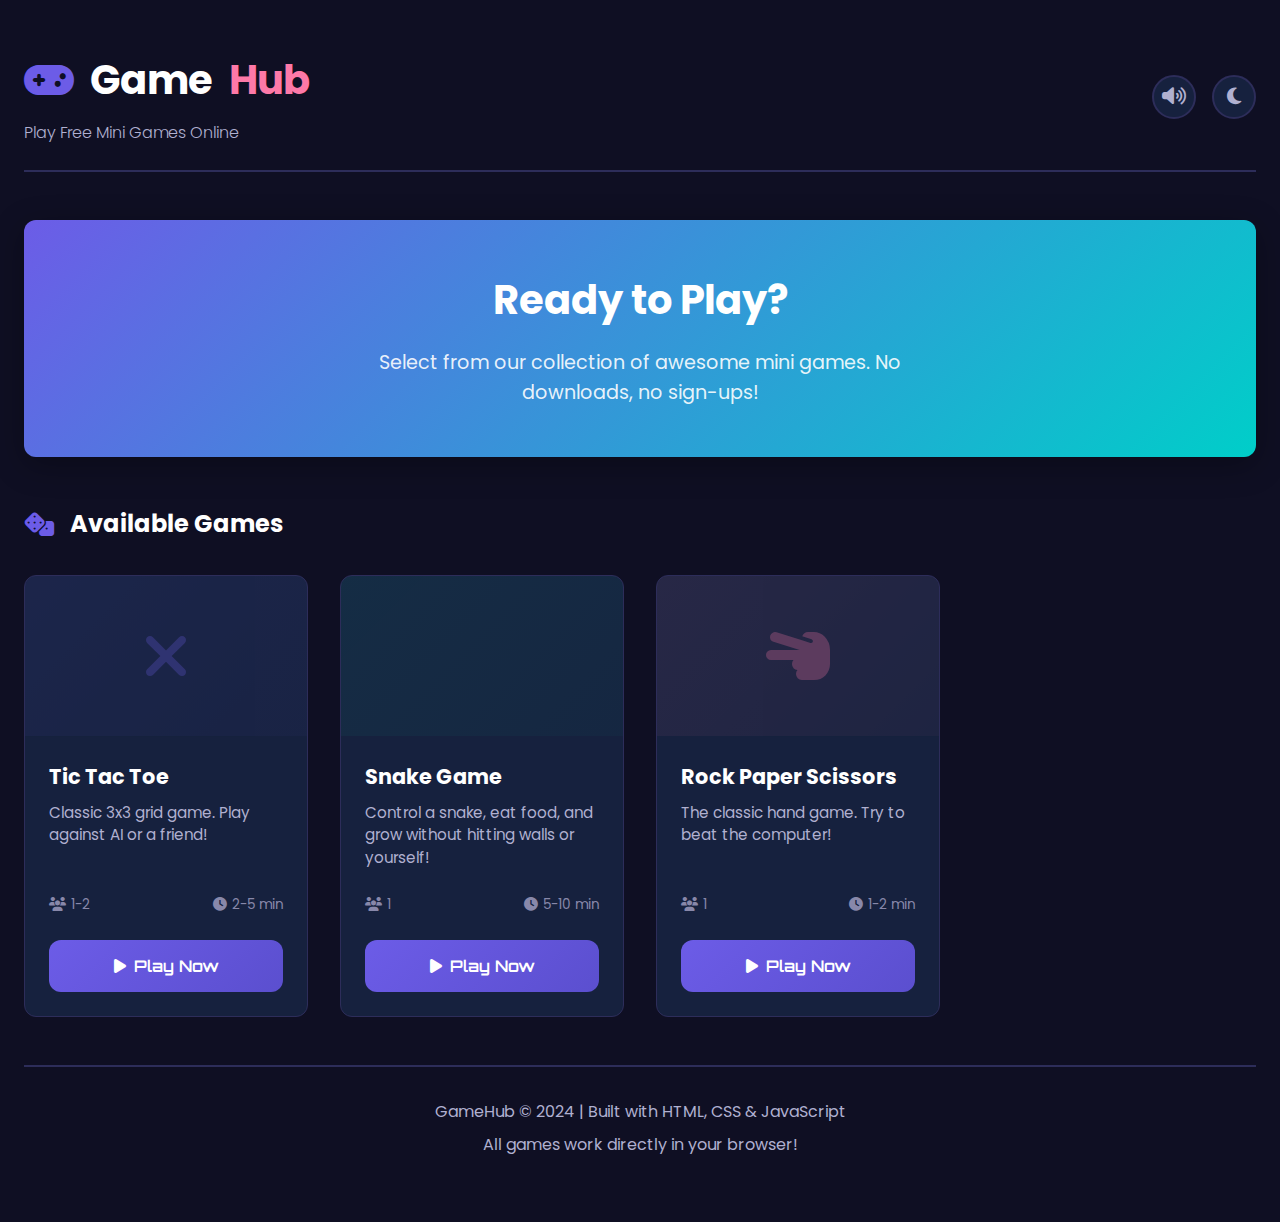
<file: index.html>
<!DOCTYPE html>
<html lang="en">
<head>
    <meta charset="UTF-8">
    <meta name="viewport" content="width=device-width, initial-scale=1.0">
    <title>GameHub - Play Free Games</title>
    <link rel="stylesheet" href="assets/css/main.css">
    <link rel="stylesheet" href="assets/css/hub.css">
    <link rel="stylesheet" href="https://cdnjs.cloudflare.com/ajax/libs/font-awesome/6.4.0/css/all.min.css">
    <link href="https://fonts.googleapis.com/css2?family=Poppins:wght@300;400;600;700&family=Orbitron:wght@400;700&display=swap" rel="stylesheet">
</head>
<body>
    <div class="container">
        <header class="main-header">
            <div class="header-content">
                <h1 class="logo">
                    <i class="fas fa-gamepad"></i>
                    Game<span class="logo-accent">Hub</span>
                </h1>
                <p class="tagline">Play Free Mini Games Online</p>
            </div>
            
            <div class="header-controls">
                <button id="soundToggle" class="control-btn" title="Toggle Sound">
                    <i class="fas fa-volume-up"></i>
                </button>
                <button id="themeToggle" class="control-btn" title="Toggle Theme">
                    <i class="fas fa-moon"></i>
                </button>
            </div>
        </header>

        <main class="hub-main" id="hubMain">
            <section class="hero">
                <div class="hero-content">
                    <h2>Ready to Play?</h2>
                    <p>Select from our collection of awesome mini games. No downloads, no sign-ups!</p>
                </div>
            </section>

            <section class="games-section">
                <h2 class="section-title">
                    <i class="fas fa-dice"></i>
                    Available Games
                </h2>
                
                <div class="games-grid" id="gamesGrid">
                    <!-- Games loaded dynamically -->
                </div>
            </section>
        </main>

        <footer class="main-footer">
            <p>GameHub &copy; 2024 | Built with HTML, CSS & JavaScript</p>
            <p>All games work directly in your browser!</p>
        </footer>
    </div>

    <!-- Game Container -->
    <div id="gameContainer" class="game-container hidden"></div>

    <script src="assets/js/utils.js"></script>
    <script src="assets/js/main.js"></script>
    <script src="assets/js/game-loader.js"></script>
</body>
</html>
</file>
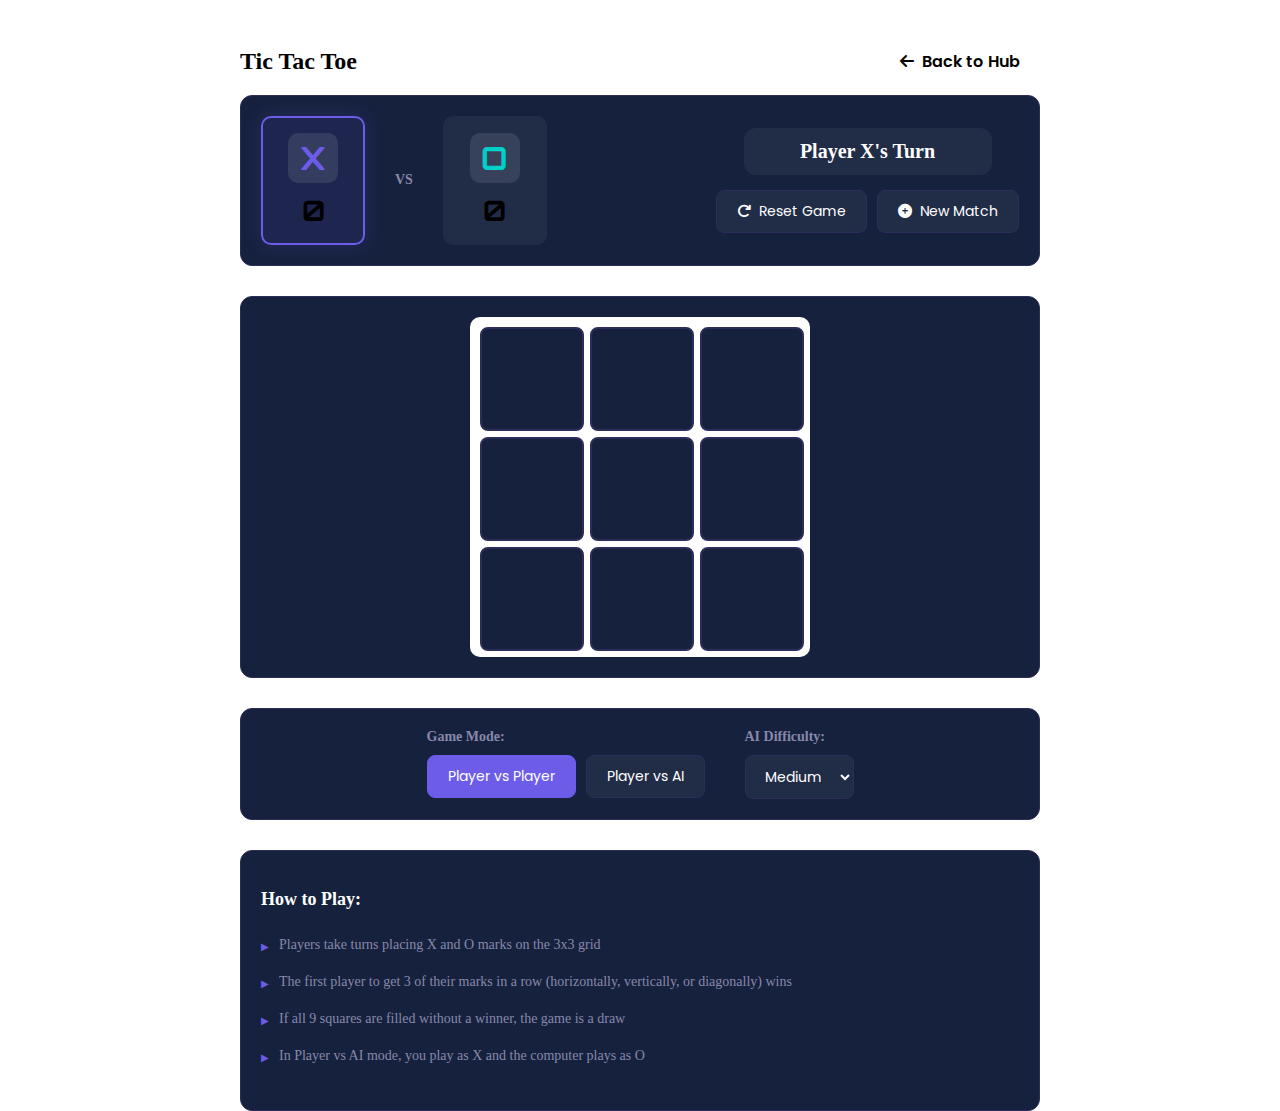
<file: game/tic-tac-toc/index.html>
<!DOCTYPE html>
<html lang="en">
<head>
    <meta charset="UTF-8">
    <meta name="viewport" content="width=device-width, initial-scale=1.0">
    <title>Tic Tac Toe - GameHub</title>
    <link rel="stylesheet" href="../../assets/css/game-layout.css">
    <link rel="stylesheet" href="style.css">
    <link rel="stylesheet" href="https://cdnjs.cloudflare.com/ajax/libs/font-awesome/6.4.0/css/all.min.css">
    <link href="https://fonts.googleapis.com/css2?family=Poppins:wght@300;400;600;700&family=Orbitron:wght@400;700&display=swap" rel="stylesheet">
</head>
<body>
    <div class="game-wrapper">
        <div class="game-header">
            <h2>Tic Tac Toe</h2>
            <button class="back-btn" onclick="window.parent.postMessage('backToHub', '*')">
                <i class="fas fa-arrow-left"></i> Back to Hub
            </button>
        </div>
        
        <div class="game-content">
            <div class="game-info">
                <div class="score-board">
                    <div class="player" id="playerX">
                        <span class="player-icon">X</span>
                        <span class="player-score" id="scoreX">0</span>
                    </div>
                    <div class="vs">VS</div>
                    <div class="player" id="playerO">
                        <span class="player-icon">O</span>
                        <span class="player-score" id="scoreO">0</span>
                    </div>
                </div>
                
                <div class="game-controls">
                    <div class="status" id="gameStatus">Player X's Turn</div>
                    <div class="control-buttons">
                        <button id="resetBtn" class="control-btn">
                            <i class="fas fa-redo"></i> Reset Game
                        </button>
                        <button id="newGameBtn" class="control-btn">
                            <i class="fas fa-plus-circle"></i> New Match
                        </button>
                    </div>
                </div>
            </div>
            
            <div class="game-board">
                <div class="board" id="ticTacToeBoard">
                    <div class="cell" data-index="0"></div>
                    <div class="cell" data-index="1"></div>
                    <div class="cell" data-index="2"></div>
                    <div class="cell" data-index="3"></div>
                    <div class="cell" data-index="4"></div>
                    <div class="cell" data-index="5"></div>
                    <div class="cell" data-index="6"></div>
                    <div class="cell" data-index="7"></div>
                    <div class="cell" data-index="8"></div>
                </div>
            </div>
            
            <div class="game-options">
                <div class="option-group">
                    <label>Game Mode:</label>
                    <div class="mode-selector">
                        <button class="mode-btn active" data-mode="pvp">Player vs Player</button>
                        <button class="mode-btn" data-mode="pvc">Player vs AI</button>
                    </div>
                </div>
                <div class="option-group">
                    <label>AI Difficulty:</label>
                    <select id="aiDifficulty" class="difficulty-select">
                        <option value="easy">Easy</option>
                        <option value="medium" selected>Medium</option>
                        <option value="hard">Hard</option>
                    </select>
                </div>
            </div>
            
            <div class="instructions">
                <h3>How to Play:</h3>
                <ul class="instructions-list">
                    <li>Players take turns placing X and O marks on the 3x3 grid</li>
                    <li>The first player to get 3 of their marks in a row (horizontally, vertically, or diagonally) wins</li>
                    <li>If all 9 squares are filled without a winner, the game is a draw</li>
                    <li>In Player vs AI mode, you play as X and the computer plays as O</li>
                </ul>
            </div>
        </div>
    </div>
    
    <script src="script.js"></script>
</body>
</html>
</file>
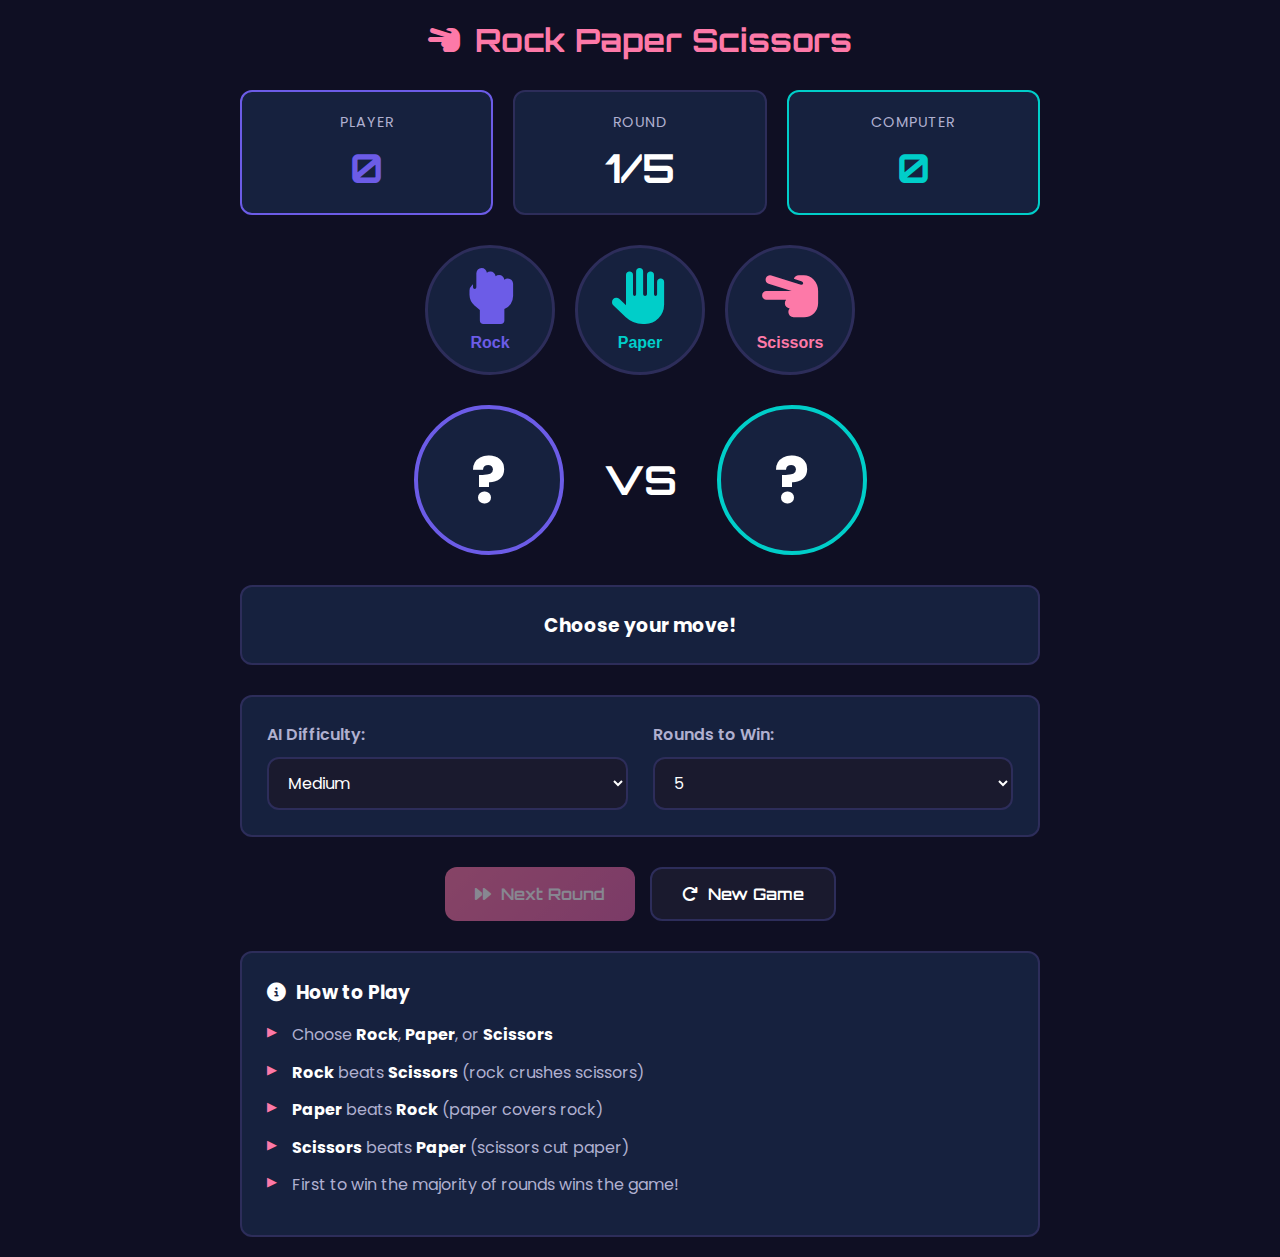
<file: games/rock-paper-scissors/index.html>
<!DOCTYPE html>
<html lang="en">
<head>
    <meta charset="UTF-8">
    <meta name="viewport" content="width=device-width, initial-scale=1.0">
    <title>Rock Paper Scissors - GameHub</title>
    <link rel="stylesheet" href="style.css">
    <link rel="stylesheet" href="https://cdnjs.cloudflare.com/ajax/libs/font-awesome/6.4.0/css/all.min.css">
    <link href="https://fonts.googleapis.com/css2?family=Poppins:wght@300;400;600;700&family=Orbitron:wght@400;700&display=swap" rel="stylesheet">
</head>
<body>
    <div class="game-container">
        <div class="game-header">
            <h1><i class="fas fa-hand-scissors"></i> Rock Paper Scissors</h1>
        </div>
        
        <div class="game-stats">
            <div class="stat player">
                <div class="stat-label">Player</div>
                <div class="stat-value" id="playerScore">0</div>
            </div>
            <div class="stat">
                <div class="stat-label">Round</div>
                <div class="stat-value" id="round">1/5</div>
            </div>
            <div class="stat computer">
                <div class="stat-label">Computer</div>
                <div class="stat-value" id="computerScore">0</div>
            </div>
        </div>
        
        <div class="choices-container">
            <div class="choices">
                <button class="choice-btn" data-choice="rock">
                    <i class="fas fa-hand-rock"></i>
                    <span>Rock</span>
                </button>
                <button class="choice-btn" data-choice="paper">
                    <i class="fas fa-hand-paper"></i>
                    <span>Paper</span>
                </button>
                <button class="choice-btn" data-choice="scissors">
                    <i class="fas fa-hand-scissors"></i>
                    <span>Scissors</span>
                </button>
            </div>
        </div>
        
        <div class="battle-area">
            <div class="choice-display player-choice" id="playerChoice">
                <div class="placeholder">?</div>
            </div>
            <div class="vs">VS</div>
            <div class="choice-display computer-choice" id="computerChoice">
                <div class="placeholder">?</div>
            </div>
        </div>
        
        <div class="result-container" id="result">
            <h3>Choose your move!</h3>
        </div>
        
        <div class="game-controls">
            <div class="control-group">
                <label for="difficulty">AI Difficulty:</label>
                <select id="difficulty">
                    <option value="easy">Easy</option>
                    <option value="medium" selected>Medium</option>
                    <option value="hard">Hard</option>
                </select>
            </div>
            
            <div class="control-group">
                <label for="rounds">Rounds to Win:</label>
                <select id="rounds">
                    <option value="3">3</option>
                    <option value="5" selected>5</option>
                    <option value="7">7</option>
                </select>
            </div>
        </div>
        
        <div class="game-buttons">
            <button class="btn btn-primary" id="nextRoundBtn" disabled>
                <i class="fas fa-forward"></i> Next Round
            </button>
            <button class="btn btn-secondary" id="resetGameBtn">
                <i class="fas fa-redo"></i> New Game
            </button>
        </div>
        
        <div class="instructions">
            <h3><i class="fas fa-info-circle"></i> How to Play</h3>
            <ul>
                <li>Choose <strong>Rock</strong>, <strong>Paper</strong>, or <strong>Scissors</strong></li>
                <li><strong>Rock</strong> beats <strong>Scissors</strong> (rock crushes scissors)</li>
                <li><strong>Paper</strong> beats <strong>Rock</strong> (paper covers rock)</li>
                <li><strong>Scissors</strong> beats <strong>Paper</strong> (scissors cut paper)</li>
                <li>First to win the majority of rounds wins the game!</li>
            </ul>
        </div>
    </div>

    <script src="script.js"></script>
</body>
</html>
</file>
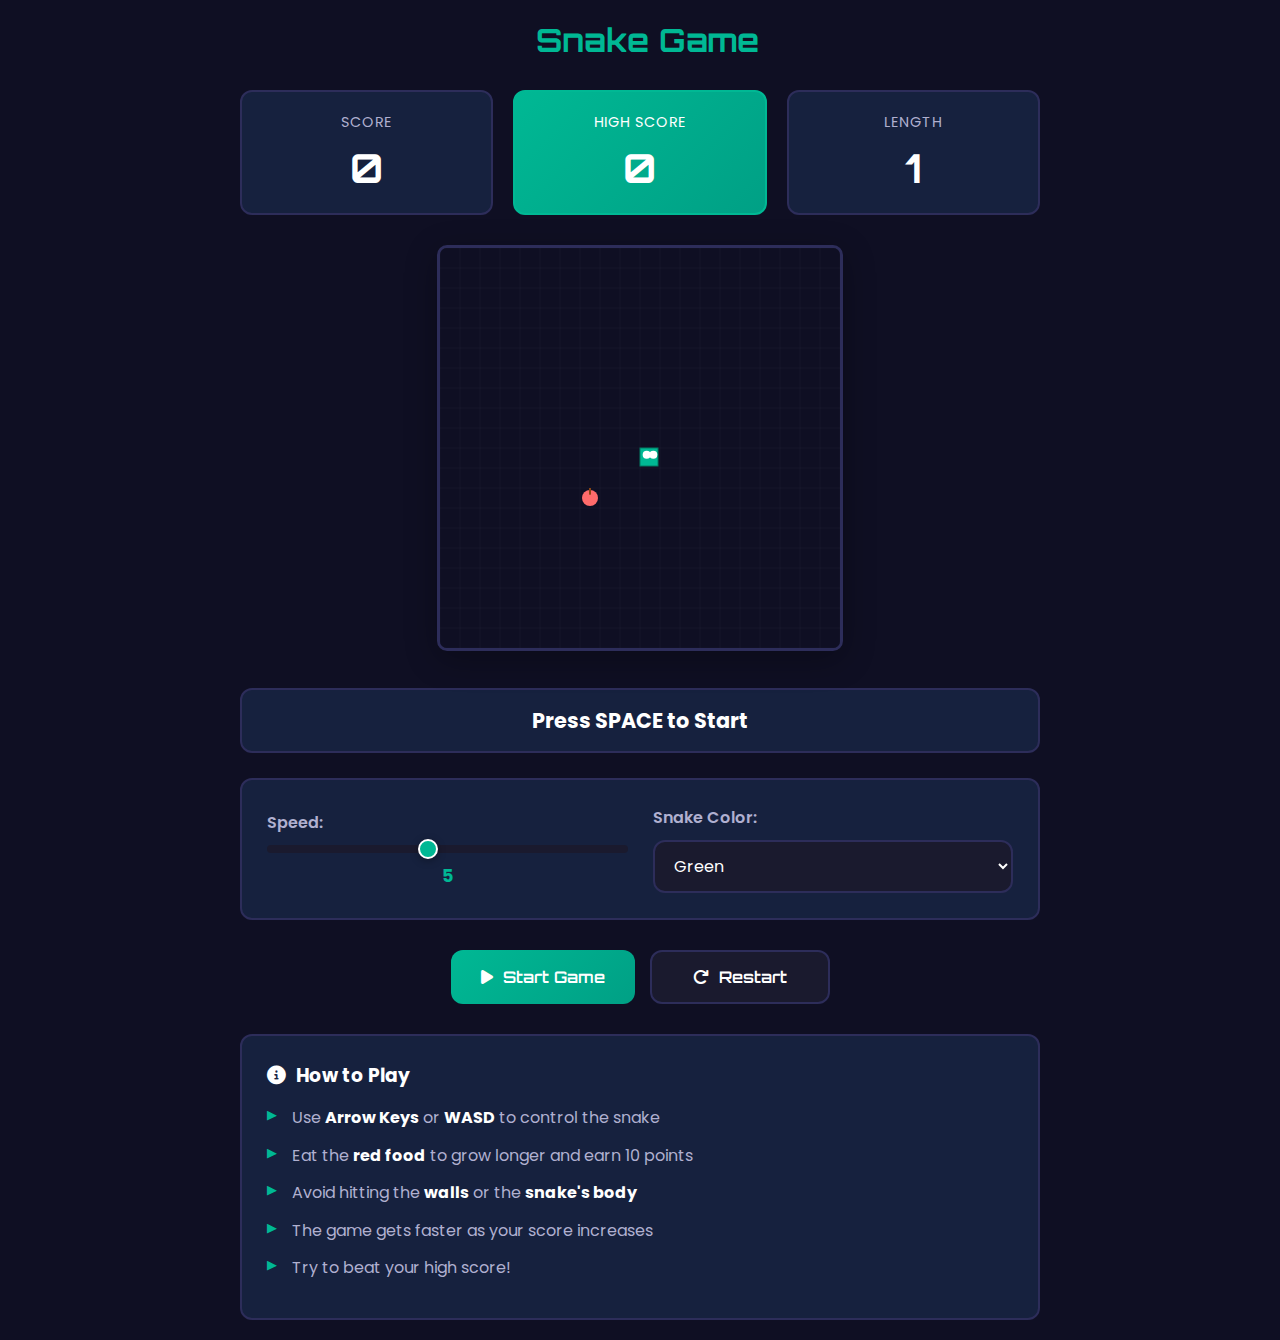
<file: games/snake/index.html>
<!DOCTYPE html>
<html lang="en">
<head>
    <meta charset="UTF-8">
    <meta name="viewport" content="width=device-width, initial-scale=1.0">
    <title>Snake Game - GameHub</title>
    <link rel="stylesheet" href="style.css">
    <link rel="stylesheet" href="https://cdnjs.cloudflare.com/ajax/libs/font-awesome/6.4.0/css/all.min.css">
    <link href="https://fonts.googleapis.com/css2?family=Poppins:wght@300;400;600;700&family=Orbitron:wght@400;700&display=swap" rel="stylesheet">
</head>
<body>
    <div class="game-container">
        <div class="game-header">
            <h1><i class="fas fa-snake"></i> Snake Game</h1>
        </div>
        
        <div class="game-stats">
            <div class="stat">
                <div class="stat-label">Score</div>
                <div class="stat-value" id="score">0</div>
            </div>
            <div class="stat highlight">
                <div class="stat-label">High Score</div>
                <div class="stat-value" id="highScore">0</div>
            </div>
            <div class="stat">
                <div class="stat-label">Length</div>
                <div class="stat-value" id="length">1</div>
            </div>
        </div>
        
        <div class="game-area">
            <canvas id="gameCanvas" width="400" height="400"></canvas>
        </div>
        
        <div class="game-status" id="gameStatus">Press SPACE to Start</div>
        
        <div class="game-controls">
            <div class="speed-control">
                <label for="speedRange">Speed:</label>
                <input type="range" id="speedRange" min="1" max="10" value="5">
                <span id="speedValue">5</span>
            </div>
            
            <div class="color-control">
                <label for="snakeColor">Snake Color:</label>
                <select id="snakeColor">
                    <option value="#00b894">Green</option>
                    <option value="#6c5ce7">Purple</option>
                    <option value="#fd79a8">Pink</option>
                    <option value="#fdcb6e">Yellow</option>
                </select>
            </div>
        </div>
        
        <div class="game-buttons">
            <button class="btn btn-primary" id="startBtn">
                <i class="fas fa-play"></i> Start Game
            </button>
            <button class="btn btn-secondary" id="restartBtn">
                <i class="fas fa-redo"></i> Restart
            </button>
        </div>
        
        <div class="mobile-controls">
            <button class="mobile-btn" id="upBtn"><i class="fas fa-arrow-up"></i></button>
            <div class="horizontal-controls">
                <button class="mobile-btn" id="leftBtn"><i class="fas fa-arrow-left"></i></button>
                <button class="mobile-btn" id="downBtn"><i class="fas fa-arrow-down"></i></button>
                <button class="mobile-btn" id="rightBtn"><i class="fas fa-arrow-right"></i></button>
            </div>
        </div>
        
        <div class="instructions">
            <h3><i class="fas fa-info-circle"></i> How to Play</h3>
            <ul>
                <li>Use <strong>Arrow Keys</strong> or <strong>WASD</strong> to control the snake</li>
                <li>Eat the <strong>red food</strong> to grow longer and earn 10 points</li>
                <li>Avoid hitting the <strong>walls</strong> or the <strong>snake's body</strong></li>
                <li>The game gets faster as your score increases</li>
                <li>Try to beat your high score!</li>
            </ul>
        </div>
    </div>

    <script src="script.js"></script>
</body>
</html>
</file>
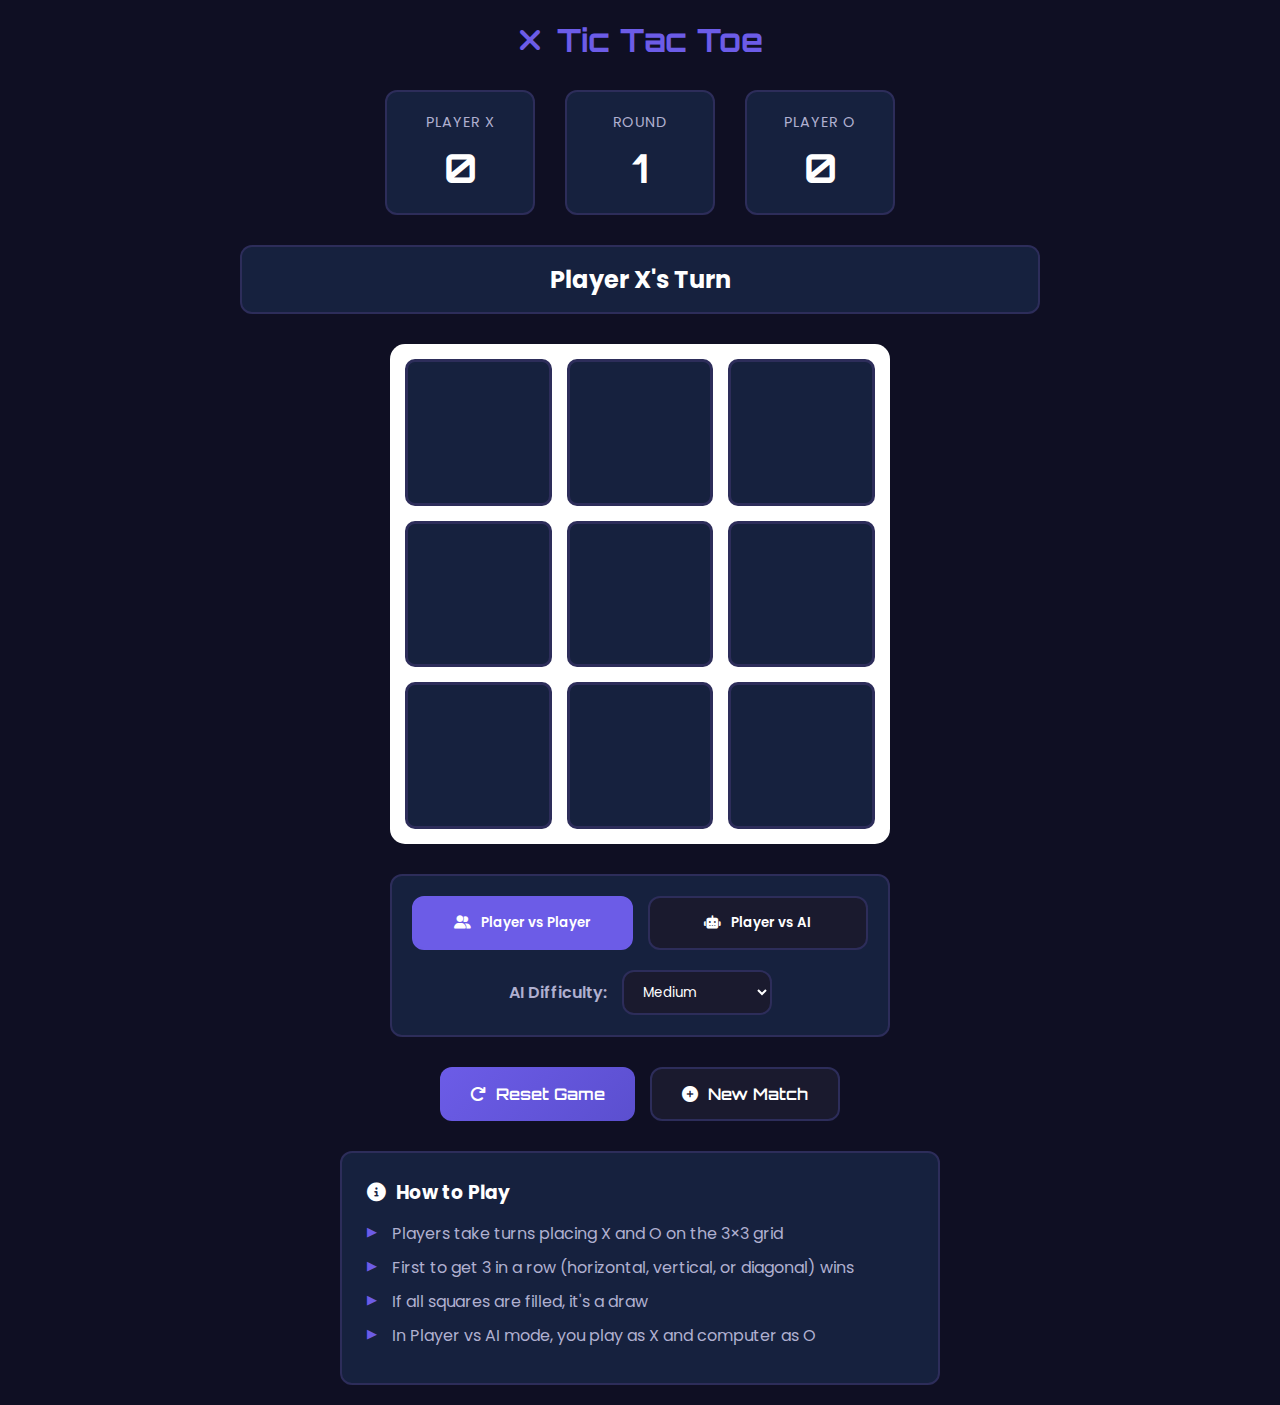
<file: games/tic-tac-toe/index.html>
<!DOCTYPE html>
<html lang="en">
<head>
    <meta charset="UTF-8">
    <meta name="viewport" content="width=device-width, initial-scale=1.0">
    <title>Tic Tac Toe - GameHub</title>
    <link rel="stylesheet" href="style.css">
    <link rel="stylesheet" href="https://cdnjs.cloudflare.com/ajax/libs/font-awesome/6.4.0/css/all.min.css">
    <link href="https://fonts.googleapis.com/css2?family=Poppins:wght@300;400;600;700&family=Orbitron:wght@400;700&display=swap" rel="stylesheet">
</head>
<body>
    <div class="game-container">
        <div class="game-header">
            <h1><i class="fas fa-times"></i> Tic Tac Toe</h1>
        </div>
        
        <div class="game-stats">
            <div class="stat">
                <div class="stat-label">Player X</div>
                <div class="stat-value" id="scoreX">0</div>
            </div>
            <div class="stat">
                <div class="stat-label">Round</div>
                <div class="stat-value" id="round">1</div>
            </div>
            <div class="stat">
                <div class="stat-label">Player O</div>
                <div class="stat-value" id="scoreO">0</div>
            </div>
        </div>
        
        <div class="game-status" id="gameStatus">Player X's Turn</div>
        
        <div class="game-board" id="gameBoard">
            <div class="cell" data-cell="0"></div>
            <div class="cell" data-cell="1"></div>
            <div class="cell" data-cell="2"></div>
            <div class="cell" data-cell="3"></div>
            <div class="cell" data-cell="4"></div>
            <div class="cell" data-cell="5"></div>
            <div class="cell" data-cell="6"></div>
            <div class="cell" data-cell="7"></div>
            <div class="cell" data-cell="8"></div>
        </div>
        
        <div class="game-controls">
            <div class="mode-selector">
                <button class="mode-btn active" data-mode="pvp">
                    <i class="fas fa-user-friends"></i> Player vs Player
                </button>
                <button class="mode-btn" data-mode="pvc">
                    <i class="fas fa-robot"></i> Player vs AI
                </button>
            </div>
            
            <div class="ai-controls">
                <label for="aiDifficulty">AI Difficulty:</label>
                <select id="aiDifficulty">
                    <option value="easy">Easy</option>
                    <option value="medium" selected>Medium</option>
                    <option value="hard">Hard</option>
                </select>
            </div>
        </div>
        
        <div class="game-buttons">
            <button class="btn btn-primary" id="resetBtn">
                <i class="fas fa-redo"></i> Reset Game
            </button>
            <button class="btn btn-secondary" id="newGameBtn">
                <i class="fas fa-plus-circle"></i> New Match
            </button>
        </div>
        
        <div class="instructions">
            <h3><i class="fas fa-info-circle"></i> How to Play</h3>
            <ul>
                <li>Players take turns placing X and O on the 3×3 grid</li>
                <li>First to get 3 in a row (horizontal, vertical, or diagonal) wins</li>
                <li>If all squares are filled, it's a draw</li>
                <li>In Player vs AI mode, you play as X and computer as O</li>
            </ul>
        </div>
    </div>

    <script src="script.js"></script>
</body>
</html>
</file>
<file: assets/css/hub.css>
/* Header */
.main-header {
    display: flex;
    justify-content: space-between;
    align-items: center;
    padding: var(--spacing-md) 0;
    border-bottom: 2px solid var(--border-color);
    margin-bottom: var(--spacing-xl);
    flex-wrap: wrap;
    gap: var(--spacing-md);
}

.header-content {
    flex: 1;
    min-width: 250px;
}

.logo {
    display: flex;
    align-items: center;
    gap: var(--spacing-sm);
    color: var(--text-primary);
    font-size: 2.5rem;
    margin-bottom: var(--spacing-xs);
}

.logo i {
    color: var(--primary-color);
}

.logo-accent {
    color: var(--accent-color);
}

.tagline {
    color: var(--text-secondary);
    font-size: 1rem;
    font-weight: 300;
}

.header-controls {
    display: flex;
    gap: var(--spacing-sm);
}

.control-btn {
    background: var(--bg-card);
    border: 2px solid var(--border-color);
    color: var(--text-secondary);
    width: 44px;
    height: 44px;
    border-radius: 50%;
    cursor: pointer;
    font-size: 1.2rem;
    transition: all var(--transition-fast);
    display: flex;
    align-items: center;
    justify-content: center;
}

.control-btn:hover {
    background: var(--primary-color);
    color: white;
    border-color: var(--primary-color);
    transform: translateY(-2px);
    box-shadow: var(--glow);
}

/* Hero Section */
.hero {
    background: linear-gradient(135deg, var(--primary-color), var(--secondary-color));
    border-radius: var(--border-radius);
    padding: var(--spacing-xl);
    margin-bottom: var(--spacing-xl);
    text-align: center;
    box-shadow: var(--shadow);
}

.hero h2 {
    font-size: 2.5rem;
    margin-bottom: var(--spacing-sm);
    color: white;
}

.hero p {
    font-size: 1.2rem;
    color: rgba(255, 255, 255, 0.9);
    max-width: 600px;
    margin: 0 auto;
}

/* Games Section */
.games-section {
    margin-bottom: var(--spacing-xl);
}

.section-title {
    display: flex;
    align-items: center;
    gap: var(--spacing-sm);
    margin-bottom: var(--spacing-lg);
    color: var(--text-primary);
}

.section-title i {
    color: var(--primary-color);
}

/* Games Grid */
.games-grid {
    display: grid;
    grid-template-columns: repeat(auto-fill, minmax(280px, 1fr));
    gap: var(--spacing-lg);
    margin-bottom: var(--spacing-xl);
}

.game-card {
    background: var(--bg-card);
    border-radius: var(--border-radius);
    overflow: hidden;
    transition: all var(--transition-normal);
    border: 1px solid var(--border-color);
    cursor: pointer;
    height: 100%;
    display: flex;
    flex-direction: column;
}

.game-card:hover {
    transform: translateY(-8px);
    box-shadow: var(--shadow), var(--glow);
    border-color: var(--primary-color);
}

.game-thumbnail {
    width: 100%;
    height: 160px;
    background: linear-gradient(135deg, var(--bg-secondary), var(--border-color));
    display: flex;
    align-items: center;
    justify-content: center;
    font-size: 4rem;
    color: var(--text-muted);
    opacity: 0.3;
    transition: all var(--transition-normal);
}

.game-card:hover .game-thumbnail {
    opacity: 0.5;
}

.game-content {
    padding: var(--spacing-md);
    flex: 1;
    display: flex;
    flex-direction: column;
}

.game-title {
    font-size: 1.3rem;
    color: var(--text-primary);
    margin-bottom: var(--spacing-xs);
}

.game-description {
    color: var(--text-secondary);
    font-size: 0.95rem;
    margin-bottom: var(--spacing-md);
    line-height: 1.5;
    flex: 1;
}

.game-meta {
    display: flex;
    justify-content: space-between;
    align-items: center;
    margin-bottom: var(--spacing-md);
    font-size: 0.85rem;
    color: var(--text-muted);
}

.game-meta span {
    display: flex;
    align-items: center;
    gap: 0.3rem;
}

.play-btn {
    width: 100%;
    padding: var(--spacing-sm);
    background: linear-gradient(135deg, var(--primary-color), var(--primary-dark));
    color: white;
    border: none;
    border-radius: var(--border-radius);
    font-family: 'Orbitron', sans-serif;
    font-weight: 600;
    font-size: 1rem;
    cursor: pointer;
    transition: all var(--transition-fast);
    display: flex;
    align-items: center;
    justify-content: center;
    gap: var(--spacing-xs);
    margin-top: auto;
}

.play-btn:hover {
    background: linear-gradient(135deg, var(--primary-dark), var(--primary-color));
    transform: translateY(-2px);
    box-shadow: 0 4px 20px rgba(108, 92, 231, 0.4);
}

.play-btn:disabled {
    opacity: 0.6;
    cursor: not-allowed;
    transform: none !important;
}

/* Footer */
.main-footer {
    margin-top: auto;
    padding: var(--spacing-lg) 0;
    border-top: 2px solid var(--border-color);
    text-align: center;
}

.main-footer p {
    color: var(--text-secondary);
    margin-bottom: var(--spacing-xs);
}

/* Responsive */
@media (max-width: 1200px) {
    .games-grid {
        grid-template-columns: repeat(auto-fill, minmax(250px, 1fr));
        gap: var(--spacing-md);
    }
}

@media (max-width: 768px) {
    .main-header {
        flex-direction: column;
        text-align: center;
        gap: var(--spacing-sm);
    }
    
    .hero {
        padding: var(--spacing-lg);
    }
    
    .hero h2 {
        font-size: 2rem;
    }
    
    .games-grid {
        grid-template-columns: repeat(auto-fill, minmax(220px, 1fr));
        gap: var(--spacing-sm);
    }
}

@media (max-width: 480px) {
    .games-grid {
        grid-template-columns: 1fr;
    }
    
    .game-thumbnail {
        height: 140px;
    }
}
</file>
<file: assets/css/game-layout.css>
/* Game Layout - Shared styles for all games */

.game-container {
    position: fixed;
    top: 0;
    left: 0;
    right: 0;
    bottom: 0;
    background: var(--bg-primary);
    z-index: 1000;
    overflow-y: auto;
    padding: var(--spacing-md);
    animation: fadeIn 0.3s ease;
}

@keyframes fadeIn {
    from {
        opacity: 0;
    }
    to {
        opacity: 1;
    }
}

.game-wrapper {
    max-width: 1200px;
    margin: 0 auto;
    min-height: 100%;
    display: flex;
    flex-direction: column;
    gap: var(--spacing-lg);
}

/* Game Header */
.game-header {
    display: flex;
    justify-content: space-between;
    align-items: center;
    padding: var(--spacing-md);
    background: var(--bg-card);
    border-radius: var(--border-radius);
    border: 2px solid var(--border-color);
    flex-wrap: wrap;
    gap: var(--spacing-md);
}

.game-title {
    display: flex;
    align-items: center;
    gap: var(--spacing-sm);
    margin: 0;
}

.game-title h2 {
    font-size: 1.8rem;
    color: var(--text-primary);
    margin: 0;
}

.game-category {
    font-size: 0.9rem;
    padding: 0.3rem 0.8rem;
    background: var(--bg-secondary);
    color: var(--text-secondary);
    border-radius: 20px;
    font-weight: 600;
}

.header-controls {
    display: flex;
    gap: var(--spacing-sm);
    align-items: center;
}

.back-btn {
    padding: 10px 20px;
    background: var(--bg-secondary);
    border: 2px solid var(--border-color);
    color: var(--text-primary);
    border-radius: var(--border-radius);
    cursor: pointer;
    font-family: 'Poppins', sans-serif;
    font-weight: 600;
    font-size: 1rem;
    display: flex;
    align-items: center;
    gap: 8px;
    transition: all var(--transition-fast);
}

.back-btn:hover {
    background: var(--primary-color);
    color: white;
    border-color: var(--primary-color);
    transform: translateX(-4px);
}

.back-btn:active {
    transform: translateX(0);
}

.game-settings {
    display: flex;
    gap: var(--spacing-xs);
}

.setting-btn {
    width: 40px;
    height: 40px;
    background: var(--bg-secondary);
    border: 2px solid var(--border-color);
    border-radius: 50%;
    color: var(--text-secondary);
    cursor: pointer;
    display: flex;
    align-items: center;
    justify-content: center;
    transition: all var(--transition-fast);
}

.setting-btn:hover {
    background: var(--primary-color);
    color: white;
    border-color: var(--primary-color);
}

/* Game Content */
.game-content {
    flex: 1;
    display: flex;
    flex-direction: column;
    gap: var(--spacing-lg);
}

/* Game Area */
.game-area {
    background: var(--bg-card);
    border-radius: var(--border-radius);
    border: 2px solid var(--border-color);
    padding: var(--spacing-lg);
    min-height: 400px;
    display: flex;
    align-items: center;
    justify-content: center;
}

/* Game Canvas */
.game-canvas-container {
    width: 100%;
    display: flex;
    justify-content: center;
    align-items: center;
}

.game-canvas {
    background: var(--bg-primary);
    border-radius: 8px;
    box-shadow: var(--shadow);
    max-width: 100%;
    max-height: 600px;
}

/* Game Controls */
.game-controls {
    display: grid;
    grid-template-columns: repeat(auto-fit, minmax(250px, 1fr));
    gap: var(--spacing-md);
    background: var(--bg-card);
    padding: var(--spacing-lg);
    border-radius: var(--border-radius);
    border: 2px solid var(--border-color);
}

.control-group {
    display: flex;
    flex-direction: column;
    gap: var(--spacing-sm);
}

.control-label {
    font-weight: 600;
    color: var(--text-secondary);
    font-size: 0.9rem;
    display: flex;
    align-items: center;
    gap: 0.5rem;
}

.control-label i {
    color: var(--primary-color);
}

.control-select,
.control-input,
.control-range {
    padding: 10px 15px;
    background: var(--bg-secondary);
    border: 2px solid var(--border-color);
    border-radius: var(--border-radius);
    color: var(--text-primary);
    font-family: 'Poppins', sans-serif;
    font-size: 1rem;
    transition: all var(--transition-fast);
}

.control-select:focus,
.control-input:focus,
.control-range:focus {
    outline: none;
    border-color: var(--primary-color);
    box-shadow: 0 0 0 3px rgba(108, 92, 231, 0.2);
}

.control-range {
    padding: 0;
    height: 6px;
    background: var(--border-color);
    border-radius: 3px;
    -webkit-appearance: none;
}

.control-range::-webkit-slider-thumb {
    -webkit-appearance: none;
    width: 20px;
    height: 20px;
    background: var(--primary-color);
    border-radius: 50%;
    cursor: pointer;
    border: 2px solid white;
    box-shadow: var(--shadow);
}

/* Game Stats */
.game-stats {
    display: grid;
    grid-template-columns: repeat(auto-fit, minmax(150px, 1fr));
    gap: var(--spacing-md);
    background: var(--bg-card);
    padding: var(--spacing-lg);
    border-radius: var(--border-radius);
    border: 2px solid var(--border-color);
}

.stat-item {
    display: flex;
    flex-direction: column;
    align-items: center;
    gap: var(--spacing-xs);
    padding: var(--spacing-md);
    background: var(--bg-secondary);
    border-radius: var(--border-radius);
    border: 1px solid var(--border-color);
}

.stat-label {
    font-size: 0.9rem;
    color: var(--text-secondary);
    text-transform: uppercase;
    letter-spacing: 1px;
    font-weight: 600;
}

.stat-value {
    font-size: 2rem;
    font-weight: 700;
    color: var(--text-primary);
    font-family: 'Orbitron', sans-serif;
}

.stat-highlight {
    background: linear-gradient(135deg, var(--primary-color), var(--secondary-color));
    color: white;
    border-color: var(--primary-color);
}

/* Game Buttons */
.game-buttons {
    display: flex;
    gap: var(--spacing-sm);
    flex-wrap: wrap;
    justify-content: center;
}

.game-btn {
    flex: 1;
    min-width: 140px;
    padding: 12px 24px;
    border: none;
    border-radius: var(--border-radius);
    font-family: 'Orbitron', sans-serif;
    font-weight: 600;
    font-size: 1rem;
    cursor: pointer;
    transition: all var(--transition-fast);
    display: flex;
    align-items: center;
    justify-content: center;
    gap: 8px;
}

.game-btn-primary {
    background: linear-gradient(135deg, var(--primary-color), var(--primary-dark));
    color: white;
}

.game-btn-primary:hover:not(:disabled) {
    background: linear-gradient(135deg, var(--primary-dark), var(--primary-color));
    transform: translateY(-2px);
    box-shadow: 0 4px 20px rgba(108, 92, 231, 0.4);
}

.game-btn-secondary {
    background: var(--bg-secondary);
    color: var(--text-primary);
    border: 2px solid var(--border-color);
}

.game-btn-secondary:hover:not(:disabled) {
    background: var(--border-color);
    transform: translateY(-2px);
}

.game-btn-success {
    background: var(--success-color);
    color: white;
}

.game-btn-success:hover:not(:disabled) {
    background: #00a085;
    transform: translateY(-2px);
}

.game-btn-danger {
    background: var(--danger-color);
    color: white;
}

.game-btn-danger:hover:not(:disabled) {
    background: #e66767;
    transform: translateY(-2px);
}

.game-btn:disabled {
    opacity: 0.5;
    cursor: not-allowed;
    transform: none !important;
}

/* Instructions */
.instructions {
    background: var(--bg-card);
    padding: var(--spacing-lg);
    border-radius: var(--border-radius);
    border: 2px solid var(--border-color);
}

.instructions h3 {
    color: var(--text-primary);
    margin-bottom: var(--spacing-md);
    display: flex;
    align-items: center;
    gap: var(--spacing-sm);
}

.instructions h3 i {
    color: var(--primary-color);
}

.instructions-list {
    list-style: none;
    padding: 0;
    display: grid;
    gap: var(--spacing-sm);
}

.instructions-list li {
    padding: var(--spacing-xs) 0;
    color: var(--text-secondary);
    display: flex;
    align-items: flex-start;
    gap: var(--spacing-xs);
    line-height: 1.5;
}

.instructions-list li:before {
    content: '▶';
    color: var(--primary-color);
    font-size: 0.8rem;
    margin-top: 3px;
    flex-shrink: 0;
}

.instructions-list li strong {
    color: var(--text-primary);
    font-weight: 600;
}

/* Score Display */
.score-display {
    display: flex;
    justify-content: space-around;
    align-items: center;
    background: var(--bg-card);
    padding: var(--spacing-lg);
    border-radius: var(--border-radius);
    border: 2px solid var(--border-color);
    text-align: center;
}

.score-item {
    display: flex;
    flex-direction: column;
    align-items: center;
    gap: var(--spacing-xs);
}

.score-label {
    font-size: 0.9rem;
    color: var(--text-secondary);
    text-transform: uppercase;
    letter-spacing: 1px;
    font-weight: 600;
}

.score-value {
    font-size: 2.5rem;
    font-weight: 700;
    color: var(--text-primary);
    font-family: 'Orbitron', sans-serif;
    line-height: 1;
}

.score-player {
    color: var(--primary-color);
}

.score-computer {
    color: var(--secondary-color);
}

/* Game Messages */
.game-message {
    position: fixed;
    top: 50%;
    left: 50%;
    transform: translate(-50%, -50%);
    background: var(--bg-card);
    padding: var(--spacing-xl);
    border-radius: var(--border-radius);
    border: 2px solid var(--border-color);
    text-align: center;
    z-index: 1100;
    box-shadow: var(--shadow);
    animation: popIn 0.3s ease;
    max-width: 90%;
    width: 400px;
}

@keyframes popIn {
    from {
        opacity: 0;
        transform: translate(-50%, -50%) scale(0.8);
    }
    to {
        opacity: 1;
        transform: translate(-50%, -50%) scale(1);
    }
}

.message-title {
    font-size: 1.8rem;
    color: var(--text-primary);
    margin-bottom: var(--spacing-sm);
}

.message-text {
    color: var(--text-secondary);
    margin-bottom: var(--spacing-lg);
}

.message-buttons {
    display: flex;
    gap: var(--spacing-sm);
    justify-content: center;
}

/* Mobile Controls */
.mobile-controls {
    display: none;
    grid-template-columns: repeat(3, 1fr);
    gap: var(--spacing-sm);
    padding: var(--spacing-md);
    background: var(--bg-card);
    border-radius: var(--border-radius);
    border: 2px solid var(--border-color);
}

.mobile-btn {
    padding: var(--spacing-md);
    background: var(--bg-secondary);
    border: 2px solid var(--border-color);
    border-radius: var(--border-radius);
    color: var(--text-primary);
    font-size: 1.5rem;
    display: flex;
    align-items: center;
    justify-content: center;
    touch-action: manipulation;
    user-select: none;
}

.mobile-btn:active {
    background: var(--primary-color);
    color: white;
    border-color: var(--primary-color);
}

/* Responsive */
@media (max-width: 768px) {
    .game-header {
        flex-direction: column;
        text-align: center;
    }
    
    .header-controls {
        width: 100%;
        justify-content: center;
    }
    
    .game-controls {
        grid-template-columns: 1fr;
    }
    
    .game-stats {
        grid-template-columns: repeat(2, 1fr);
    }
    
    .game-buttons {
        flex-direction: column;
    }
    
    .game-btn {
        width: 100%;
    }
    
    .score-display {
        flex-direction: column;
        gap: var(--spacing-lg);
    }
    
    .mobile-controls {
        display: grid;
    }
}

@media (max-width: 480px) {
    .game-container {
        padding: var(--spacing-sm);
    }
    
    .game-area {
        padding: var(--spacing-md);
        min-height: 300px;
    }
    
    .game-stats {
        grid-template-columns: 1fr;
    }
    
    .game-message {
        width: 95%;
        padding: var(--spacing-lg);
    }
}
</file>
<file: game/tic-tac-toc/style.css>
:root {
    --game-primary: #6c5ce7;
    --game-secondary: #00cec9;
    --game-accent: #fd79a8;
    --game-bg: #16213e;
    --game-border: #2d2d5a;
    --game-text: #ffffff;
}

.game-wrapper {
    max-width: 800px;
    margin: 0 auto;
    padding: 20px;
    height: 100vh;
    display: flex;
    flex-direction: column;
}

.game-content {
    flex: 1;
    display: flex;
    flex-direction: column;
    gap: 30px;
}

.game-info {
    display: flex;
    justify-content: space-between;
    align-items: center;
    background: var(--game-bg);
    padding: 20px;
    border-radius: 12px;
    border: 1px solid var(--game-border);
}

.score-board {
    display: flex;
    align-items: center;
    gap: 30px;
}

.player {
    display: flex;
    flex-direction: column;
    align-items: center;
    gap: 10px;
    padding: 15px 25px;
    background: rgba(255, 255, 255, 0.05);
    border-radius: 10px;
    border: 2px solid transparent;
    transition: all 0.3s ease;
}

.player.active {
    border-color: var(--game-primary);
    background: rgba(108, 92, 231, 0.1);
    box-shadow: 0 0 20px rgba(108, 92, 231, 0.2);
}

.player-icon {
    width: 50px;
    height: 50px;
    display: flex;
    align-items: center;
    justify-content: center;
    font-size: 32px;
    font-weight: bold;
    background: rgba(255, 255, 255, 0.1);
    border-radius: 10px;
    font-family: 'Orbitron', sans-serif;
}

#playerX .player-icon {
    color: var(--game-primary);
}

#playerO .player-icon {
    color: var(--game-secondary);
}

.player-score {
    font-size: 28px;
    font-weight: bold;
    font-family: 'Orbitron', sans-serif;
}

.vs {
    color: #8888aa;
    font-size: 14px;
    font-weight: 600;
}

.game-controls {
    display: flex;
    flex-direction: column;
    align-items: center;
    gap: 15px;
}

.status {
    font-size: 20px;
    font-weight: bold;
    color: var(--game-text);
    padding: 12px 24px;
    background: rgba(255, 255, 255, 0.05);
    border-radius: 12px;
    min-width: 200px;
    text-align: center;
}

.control-buttons {
    display: flex;
    gap: 10px;
}

.control-btn {
    background: rgba(255, 255, 255, 0.05);
    color: var(--game-text);
    border: 1px solid var(--game-border);
    padding: 10px 20px;
    border-radius: 8px;
    cursor: pointer;
    display: flex;
    align-items: center;
    gap: 8px;
    transition: all 0.2s ease;
    font-family: 'Poppins', sans-serif;
    font-size: 14px;
}

.control-btn:hover {
    background: var(--game-primary);
    color: white;
    border-color: var(--game-primary);
    transform: translateY(-2px);
}

.game-board {
    display: flex;
    justify-content: center;
    padding: 20px;
    background: var(--game-bg);
    border-radius: 12px;
    border: 1px solid var(--game-border);
}

.board {
    display: grid;
    grid-template-columns: repeat(3, 100px);
    grid-template-rows: repeat(3, 100px);
    gap: 10px;
    background: var(--game-text);
    padding: 10px;
    border-radius: 10px;
}

.cell {
    width: 100px;
    height: 100px;
    background: var(--game-bg);
    border: 2px solid var(--game-border);
    display: flex;
    align-items: center;
    justify-content: center;
    font-size: 48px;
    font-weight: bold;
    cursor: pointer;
    transition: all 0.2s ease;
    border-radius: 8px;
    font-family: 'Orbitron', sans-serif;
}

.cell:hover {
    background: rgba(255, 255, 255, 0.05);
    border-color: var(--game-primary);
    transform: scale(1.05);
}

.cell.x {
    color: var(--game-primary);
}

.cell.o {
    color: var(--game-secondary);
}

.cell.winning {
    background: #00b894;
    color: white;
    border-color: #00b894;
    animation: pulse 1s infinite;
}

@keyframes pulse {
    0% { box-shadow: 0 0 0 0 rgba(0, 184, 148, 0.7); }
    70% { box-shadow: 0 0 0 10px rgba(0, 184, 148, 0); }
    100% { box-shadow: 0 0 0 0 rgba(0, 184, 148, 0); }
}

.game-options {
    display: flex;
    justify-content: center;
    gap: 40px;
    background: var(--game-bg);
    padding: 20px;
    border-radius: 12px;
    border: 1px solid var(--game-border);
}

.option-group {
    display: flex;
    flex-direction: column;
    gap: 10px;
}

.option-group label {
    font-weight: 600;
    color: #8888aa;
    font-size: 14px;
}

.mode-selector {
    display: flex;
    gap: 10px;
}

.mode-btn {
    padding: 10px 20px;
    background: rgba(255, 255, 255, 0.05);
    border: 1px solid var(--game-border);
    color: var(--game-text);
    border-radius: 8px;
    cursor: pointer;
    transition: all 0.2s ease;
    font-family: 'Poppins', sans-serif;
    font-size: 14px;
}

.mode-btn.active {
    background: var(--game-primary);
    color: white;
    border-color: var(--game-primary);
}

.difficulty-select {
    padding: 10px 15px;
    background: rgba(255, 255, 255, 0.05);
    border: 1px solid var(--game-border);
    color: var(--game-text);
    border-radius: 8px;
    cursor: pointer;
    font-family: 'Poppins', sans-serif;
    font-size: 14px;
}

.instructions {
    background: var(--game-bg);
    padding: 20px;
    border-radius: 12px;
    border: 1px solid var(--game-border);
}

.instructions h3 {
    margin-bottom: 15px;
    color: var(--game-text);
    font-size: 18px;
}

.instructions-list {
    list-style: none;
    padding: 0;
}

.instructions-list li {
    padding: 8px 0;
    color: #8888aa;
    display: flex;
    align-items: flex-start;
    gap: 10px;
    font-size: 14px;
}

.instructions-list li:before {
    content: '▶';
    color: var(--game-primary);
    font-size: 10px;
    margin-top: 5px;
}

@media (max-width: 768px) {
    .game-info {
        flex-direction: column;
        gap: 20px;
    }
    
    .board {
        grid-template-columns: repeat(3, 80px);
        grid-template-rows: repeat(3, 80px);
    }
    
    .cell {
        width: 80px;
        height: 80px;
        font-size: 36px;
    }
    
    .game-options {
        flex-direction: column;
        gap: 20px;
    }
    
    .player {
        padding: 10px 15px;
    }
    
    .player-icon {
        width: 40px;
        height: 40px;
        font-size: 24px;
    }
}

@media (max-width: 480px) {
    .game-wrapper {
        padding: 10px;
    }
    
    .board {
        grid-template-columns: repeat(3, 70px);
        grid-template-rows: repeat(3, 70px);
    }
    
    .cell {
        width: 70px;
        height: 70px;
        font-size: 32px;
    }
    
    .control-buttons {
        flex-direction: column;
        width: 100%;
    }
    
    .control-btn {
        width: 100%;
        justify-content: center;
    }
}
</file>
<file: games/rock-paper-scissors/style.css>
* {
    margin: 0;
    padding: 0;
    box-sizing: border-box;
}

:root {
    --primary-color: #fd79a8;
    --player-color: #6c5ce7;
    --computer-color: #00cec9;
    --win-color: #00b894;
    --lose-color: #ff7675;
    --draw-color: #fdcb6e;
    --bg-primary: #0f0f23;
    --bg-secondary: #1a1a2e;
    --bg-card: #16213e;
    --border-color: #2d2d5a;
    --text-primary: #ffffff;
    --text-secondary: #b0b0d0;
    --border-radius: 12px;
}

body {
    font-family: 'Poppins', sans-serif;
    background: var(--bg-primary);
    color: var(--text-primary);
    min-height: 100vh;
    display: flex;
    justify-content: center;
    align-items: center;
    padding: 20px;
}

.game-container {
    max-width: 800px;
    width: 100%;
    text-align: center;
}

.game-header h1 {
    color: var(--primary-color);
    margin-bottom: 30px;
    font-family: 'Orbitron', sans-serif;
    display: flex;
    align-items: center;
    justify-content: center;
    gap: 15px;
}

.game-stats {
    display: flex;
    justify-content: center;
    gap: 20px;
    margin-bottom: 30px;
    flex-wrap: wrap;
}

.stat {
    background: var(--bg-card);
    padding: 20px;
    border-radius: var(--border-radius);
    border: 2px solid var(--border-color);
    min-width: 120px;
    flex: 1;
}

.stat.player {
    border-color: var(--player-color);
}

.stat.computer {
    border-color: var(--computer-color);
}

.stat-label {
    color: var(--text-secondary);
    margin-bottom: 10px;
    font-size: 0.9rem;
    text-transform: uppercase;
    letter-spacing: 1px;
}

.stat-value {
    font-size: 2.5rem;
    font-weight: 700;
    font-family: 'Orbitron', sans-serif;
}

.stat.player .stat-value {
    color: var(--player-color);
}

.stat.computer .stat-value {
    color: var(--computer-color);
}

.choices-container {
    margin-bottom: 30px;
}

.choices {
    display: flex;
    justify-content: center;
    gap: 20px;
    margin-bottom: 30px;
    flex-wrap: wrap;
}

.choice-btn {
    width: 130px;
    height: 130px;
    background: var(--bg-card);
    border: 3px solid var(--border-color);
    border-radius: 50%;
    cursor: pointer;
    display: flex;
    flex-direction: column;
    align-items: center;
    justify-content: center;
    transition: all 0.2s ease;
    color: var(--text-primary);
}

.choice-btn:hover:not(:disabled) {
    transform: scale(1.1);
    border-color: var(--primary-color);
    box-shadow: 0 0 20px rgba(253, 121, 168, 0.3);
}

.choice-btn:disabled {
    opacity: 0.6;
    cursor: not-allowed;
    transform: none !important;
}

.choice-btn[data-choice="rock"] {
    color: var(--player-color);
}

.choice-btn[data-choice="paper"] {
    color: var(--computer-color);
}

.choice-btn[data-choice="scissors"] {
    color: var(--primary-color);
}

.choice-btn i {
    font-size: 3.5rem;
    margin-bottom: 10px;
}

.choice-btn span {
    font-weight: 600;
    font-size: 1rem;
}

.battle-area {
    display: flex;
    justify-content: center;
    align-items: center;
    gap: 40px;
    margin-bottom: 30px;
}

.choice-display {
    width: 150px;
    height: 150px;
    background: var(--bg-card);
    border: 4px solid;
    border-radius: 50%;
    display: flex;
    align-items: center;
    justify-content: center;
}

.player-choice {
    border-color: var(--player-color);
}

.computer-choice {
    border-color: var(--computer-color);
}

.choice-display .placeholder {
    font-size: 4rem;
    color: var(--text-muted);
    font-weight: bold;
}

.choice-display i {
    font-size: 5rem;
}

.player-choice i {
    color: var(--player-color);
}

.computer-choice i {
    color: var(--computer-color);
}

.vs {
    font-size: 2.5rem;
    font-weight: bold;
    color: var(--text-muted);
    font-family: 'Orbitron', sans-serif;
}

.result-container {
    padding: 20px;
    background: var(--bg-card);
    border-radius: var(--border-radius);
    border: 2px solid var(--border-color);
    margin-bottom: 30px;
    min-height: 80px;
    display: flex;
    align-items: center;
    justify-content: center;
}

.result-container h3 {
    margin: 0;
    color: var(--text-primary);
    transition: color 0.3s ease;
}

.result-container.win {
    border-color: var(--win-color);
    background: rgba(0, 184, 148, 0.1);
}

.result-container.lose {
    border-color: var(--lose-color);
    background: rgba(255, 118, 117, 0.1);
}

.result-container.draw {
    border-color: var(--draw-color);
    background: rgba(253, 203, 110, 0.1);
}

.game-controls {
    background: var(--bg-card);
    padding: 25px;
    border-radius: var(--border-radius);
    border: 2px solid var(--border-color);
    margin-bottom: 30px;
    display: grid;
    grid-template-columns: repeat(auto-fit, minmax(250px, 1fr));
    gap: 25px;
}

.control-group {
    display: flex;
    flex-direction: column;
    gap: 10px;
}

.control-group label {
    color: var(--text-secondary);
    font-weight: 600;
    text-align: left;
}

.control-group select {
    padding: 12px 15px;
    background: var(--bg-secondary);
    border: 2px solid var(--border-color);
    border-radius: var(--border-radius);
    color: var(--text-primary);
    font-family: 'Poppins', sans-serif;
    font-size: 1rem;
    cursor: pointer;
    width: 100%;
}

.game-buttons {
    display: flex;
    gap: 15px;
    justify-content: center;
    margin-bottom: 30px;
}

.btn {
    padding: 15px 30px;
    border: none;
    border-radius: var(--border-radius);
    font-family: 'Orbitron', sans-serif;
    font-weight: 600;
    font-size: 1rem;
    cursor: pointer;
    transition: all 0.2s ease;
    display: flex;
    align-items: center;
    justify-content: center;
    gap: 10px;
    min-width: 180px;
}

.btn-primary {
    background: linear-gradient(135deg, var(--primary-color), #e667aa);
    color: white;
}

.btn-primary:hover:not(:disabled) {
    background: linear-gradient(135deg, #e667aa, var(--primary-color));
    transform: translateY(-2px);
    box-shadow: 0 4px 20px rgba(253, 121, 168, 0.4);
}

.btn-secondary {
    background: var(--bg-secondary);
    color: var(--text-primary);
    border: 2px solid var(--border-color);
}

.btn-secondary:hover:not(:disabled) {
    background: var(--border-color);
    transform: translateY(-2px);
}

.btn:disabled {
    opacity: 0.5;
    cursor: not-allowed;
    transform: none !important;
}

.instructions {
    background: var(--bg-card);
    padding: 25px;
    border-radius: var(--border-radius);
    border: 2px solid var(--border-color);
    text-align: left;
}

.instructions h3 {
    color: var(--text-primary);
    margin-bottom: 15px;
    display: flex;
    align-items: center;
    gap: 10px;
}

.instructions ul {
    list-style: none;
    padding-left: 0;
}

.instructions li {
    color: var(--text-secondary);
    margin-bottom: 12px;
    padding-left: 25px;
    position: relative;
    line-height: 1.6;
}

.instructions li:before {
    content: '▶';
    color: var(--primary-color);
    position: absolute;
    left: 0;
    font-size: 0.8rem;
}

.instructions li strong {
    color: var(--text-primary);
}

@media (max-width: 768px) {
    .game-stats {
        flex-direction: column;
        align-items: center;
    }
    
    .stat {
        width: 100%;
        max-width: 300px;
    }
    
    .choices {
        gap: 15px;
    }
    
    .choice-btn {
        width: 110px;
        height: 110px;
    }
    
    .choice-btn i {
        font-size: 3rem;
    }
    
    .battle-area {
        gap: 20px;
    }
    
    .choice-display {
        width: 120px;
        height: 120px;
    }
    
    .choice-display i {
        font-size: 4rem;
    }
    
    .vs {
        font-size: 2rem;
    }
    
    .game-controls {
        grid-template-columns: 1fr;
    }
    
    .game-buttons {
        flex-direction: column;
        align-items: center;
    }
    
    .btn {
        width: 100%;
        max-width: 300px;
    }
}

@media (max-width: 480px) {
    .choice-btn {
        width: 100px;
        height: 100px;
    }
    
    .choice-btn i {
        font-size: 2.5rem;
        margin-bottom: 5px;
    }
    
    .choice-display {
        width: 100px;
        height: 100px;
    }
    
    .choice-display i {
        font-size: 3.5rem;
    }
    
    .stat-value {
        font-size: 2rem;
    }
    
    .vs {
        font-size: 1.5rem;
    }
}
</file>
<file: games/snake/style.css>
* {
    margin: 0;
    padding: 0;
    box-sizing: border-box;
}

:root {
    --primary-color: #00b894;
    --primary-dark: #00a085;
    --secondary-color: #6c5ce7;
    --danger-color: #ff7675;
    --bg-primary: #0f0f23;
    --bg-secondary: #1a1a2e;
    --bg-card: #16213e;
    --border-color: #2d2d5a;
    --text-primary: #ffffff;
    --text-secondary: #b0b0d0;
    --border-radius: 12px;
}

body {
    font-family: 'Poppins', sans-serif;
    background: var(--bg-primary);
    color: var(--text-primary);
    min-height: 100vh;
    display: flex;
    justify-content: center;
    align-items: center;
    padding: 20px;
}

.game-container {
    max-width: 800px;
    width: 100%;
    text-align: center;
}

.game-header h1 {
    color: var(--primary-color);
    margin-bottom: 30px;
    font-family: 'Orbitron', sans-serif;
    display: flex;
    align-items: center;
    justify-content: center;
    gap: 15px;
}

.game-stats {
    display: flex;
    justify-content: center;
    gap: 20px;
    margin-bottom: 30px;
    flex-wrap: wrap;
}

.stat {
    background: var(--bg-card);
    padding: 20px;
    border-radius: var(--border-radius);
    border: 2px solid var(--border-color);
    min-width: 120px;
    flex: 1;
}

.stat.highlight {
    background: linear-gradient(135deg, var(--primary-color), var(--primary-dark));
    border-color: var(--primary-color);
}

.stat-label {
    color: var(--text-secondary);
    margin-bottom: 10px;
    font-size: 0.9rem;
    text-transform: uppercase;
    letter-spacing: 1px;
}

.stat.highlight .stat-label {
    color: white;
}

.stat-value {
    font-size: 2.5rem;
    font-weight: 700;
    color: var(--text-primary);
    font-family: 'Orbitron', sans-serif;
}

.game-area {
    margin-bottom: 30px;
}

canvas {
    background: var(--bg-secondary);
    border: 3px solid var(--border-color);
    border-radius: 10px;
    box-shadow: 0 8px 32px rgba(0, 0, 0, 0.3);
    max-width: 100%;
    height: auto;
}

.game-status {
    font-size: 1.3rem;
    font-weight: bold;
    color: var(--text-primary);
    margin-bottom: 25px;
    padding: 15px;
    background: var(--bg-card);
    border-radius: var(--border-radius);
    border: 2px solid var(--border-color);
}

.game-controls {
    background: var(--bg-card);
    padding: 25px;
    border-radius: var(--border-radius);
    border: 2px solid var(--border-color);
    margin-bottom: 30px;
    display: grid;
    grid-template-columns: repeat(auto-fit, minmax(250px, 1fr));
    gap: 25px;
    align-items: center;
}

.speed-control, .color-control {
    display: flex;
    flex-direction: column;
    gap: 10px;
}

.speed-control label,
.color-control label {
    color: var(--text-secondary);
    font-weight: 600;
    text-align: left;
}

.speed-control input[type="range"] {
    width: 100%;
    height: 8px;
    background: var(--bg-secondary);
    border-radius: 4px;
    outline: none;
    -webkit-appearance: none;
}

.speed-control input[type="range"]::-webkit-slider-thumb {
    -webkit-appearance: none;
    width: 20px;
    height: 20px;
    background: var(--primary-color);
    border-radius: 50%;
    cursor: pointer;
    border: 2px solid white;
    box-shadow: 0 2px 8px rgba(0, 0, 0, 0.3);
}

#speedValue {
    color: var(--primary-color);
    font-weight: bold;
    font-size: 1.1rem;
}

.color-control select {
    padding: 12px 15px;
    background: var(--bg-secondary);
    border: 2px solid var(--border-color);
    border-radius: var(--border-radius);
    color: var(--text-primary);
    font-family: 'Poppins', sans-serif;
    font-size: 1rem;
    cursor: pointer;
    width: 100%;
}

.game-buttons {
    display: flex;
    gap: 15px;
    justify-content: center;
    margin-bottom: 30px;
}

.btn {
    padding: 15px 30px;
    border: none;
    border-radius: var(--border-radius);
    font-family: 'Orbitron', sans-serif;
    font-weight: 600;
    font-size: 1rem;
    cursor: pointer;
    transition: all 0.2s ease;
    display: flex;
    align-items: center;
    justify-content: center;
    gap: 10px;
    min-width: 180px;
}

.btn-primary {
    background: linear-gradient(135deg, var(--primary-color), var(--primary-dark));
    color: white;
}

.btn-primary:hover:not(:disabled) {
    background: linear-gradient(135deg, var(--primary-dark), var(--primary-color));
    transform: translateY(-2px);
    box-shadow: 0 4px 20px rgba(0, 184, 148, 0.4);
}

.btn-secondary {
    background: var(--bg-secondary);
    color: var(--text-primary);
    border: 2px solid var(--border-color);
}

.btn-secondary:hover:not(:disabled) {
    background: var(--border-color);
    transform: translateY(-2px);
}

.btn:disabled {
    opacity: 0.5;
    cursor: not-allowed;
    transform: none !important;
}

.mobile-controls {
    display: none;
    flex-direction: column;
    align-items: center;
    gap: 10px;
    margin-bottom: 30px;
}

.horizontal-controls {
    display: flex;
    gap: 20px;
}

.mobile-btn {
    width: 70px;
    height: 70px;
    background: var(--bg-card);
    border: 2px solid var(--border-color);
    border-radius: 50%;
    color: var(--text-primary);
    font-size: 1.5rem;
    display: flex;
    align-items: center;
    justify-content: center;
    cursor: pointer;
    transition: all 0.2s ease;
    touch-action: manipulation;
}

.mobile-btn:active {
    background: var(--primary-color);
    color: white;
    border-color: var(--primary-color);
    transform: scale(0.95);
}

.instructions {
    background: var(--bg-card);
    padding: 25px;
    border-radius: var(--border-radius);
    border: 2px solid var(--border-color);
    text-align: left;
}

.instructions h3 {
    color: var(--text-primary);
    margin-bottom: 15px;
    display: flex;
    align-items: center;
    gap: 10px;
}

.instructions ul {
    list-style: none;
    padding-left: 0;
}

.instructions li {
    color: var(--text-secondary);
    margin-bottom: 12px;
    padding-left: 25px;
    position: relative;
    line-height: 1.6;
}

.instructions li:before {
    content: '▶';
    color: var(--primary-color);
    position: absolute;
    left: 0;
    font-size: 0.8rem;
}

.instructions li strong {
    color: var(--text-primary);
}

@media (max-width: 768px) {
    .game-stats {
        flex-direction: column;
        align-items: center;
    }
    
    .stat {
        width: 100%;
        max-width: 300px;
    }
    
    .game-controls {
        grid-template-columns: 1fr;
    }
    
    .game-buttons {
        flex-direction: column;
        align-items: center;
    }
    
    .btn {
        width: 100%;
        max-width: 300px;
    }
    
    .mobile-controls {
        display: flex;
    }
}

@media (max-width: 480px) {
    canvas {
        width: 100%;
        height: auto;
    }
    
    .stat-value {
        font-size: 2rem;
    }
    
    .game-status {
        font-size: 1.1rem;
    }
    
    .mobile-btn {
        width: 60px;
        height: 60px;
        font-size: 1.3rem;
    }
}
</file>
<file: games/tic-tac-toe/style.css>
* {
    margin: 0;
    padding: 0;
    box-sizing: border-box;
}

:root {
    --primary-color: #6c5ce7;
    --secondary-color: #00cec9;
    --success-color: #00b894;
    --bg-primary: #0f0f23;
    --bg-secondary: #1a1a2e;
    --bg-card: #16213e;
    --border-color: #2d2d5a;
    --text-primary: #ffffff;
    --text-secondary: #b0b0d0;
    --border-radius: 12px;
}

body {
    font-family: 'Poppins', sans-serif;
    background: var(--bg-primary);
    color: var(--text-primary);
    min-height: 100vh;
    display: flex;
    justify-content: center;
    align-items: center;
    padding: 20px;
}

.game-container {
    max-width: 800px;
    width: 100%;
    text-align: center;
}

.game-header h1 {
    color: var(--primary-color);
    margin-bottom: 30px;
    font-family: 'Orbitron', sans-serif;
    display: flex;
    align-items: center;
    justify-content: center;
    gap: 15px;
}

.game-stats {
    display: flex;
    justify-content: center;
    gap: 30px;
    margin-bottom: 30px;
    flex-wrap: wrap;
}

.stat {
    background: var(--bg-card);
    padding: 20px;
    border-radius: var(--border-radius);
    border: 2px solid var(--border-color);
    min-width: 150px;
}

.stat-label {
    color: var(--text-secondary);
    margin-bottom: 10px;
    font-size: 0.9rem;
    text-transform: uppercase;
    letter-spacing: 1px;
}

.stat-value {
    font-size: 2.5rem;
    font-weight: 700;
    color: var(--text-primary);
    font-family: 'Orbitron', sans-serif;
}

.game-status {
    font-size: 1.5rem;
    font-weight: bold;
    color: var(--text-primary);
    margin-bottom: 30px;
    padding: 15px;
    background: var(--bg-card);
    border-radius: var(--border-radius);
    border: 2px solid var(--border-color);
}

.game-board {
    display: grid;
    grid-template-columns: repeat(3, 1fr);
    gap: 15px;
    max-width: 500px;
    margin: 0 auto 30px;
    background: var(--text-primary);
    padding: 15px;
    border-radius: 15px;
}

.cell {
    aspect-ratio: 1;
    background: var(--bg-card);
    border: 3px solid var(--border-color);
    border-radius: 10px;
    display: flex;
    align-items: center;
    justify-content: center;
    font-size: 4rem;
    font-weight: bold;
    cursor: pointer;
    transition: all 0.2s ease;
    font-family: 'Orbitron', sans-serif;
}

.cell:hover {
    background: var(--bg-secondary);
    border-color: var(--primary-color);
    transform: scale(1.05);
}

.cell.x {
    color: var(--primary-color);
}

.cell.o {
    color: var(--secondary-color);
}

.cell.win {
    background: var(--success-color);
    color: white;
    border-color: var(--success-color);
}

.game-controls {
    background: var(--bg-card);
    padding: 20px;
    border-radius: var(--border-radius);
    border: 2px solid var(--border-color);
    margin-bottom: 30px;
    max-width: 500px;
    margin-left: auto;
    margin-right: auto;
}

.mode-selector {
    display: flex;
    gap: 15px;
    margin-bottom: 20px;
    justify-content: center;
}

.mode-btn {
    flex: 1;
    padding: 15px;
    background: var(--bg-secondary);
    border: 2px solid var(--border-color);
    border-radius: var(--border-radius);
    color: var(--text-primary);
    cursor: pointer;
    font-family: 'Poppins', sans-serif;
    font-weight: 600;
    display: flex;
    align-items: center;
    justify-content: center;
    gap: 10px;
    transition: all 0.2s ease;
}

.mode-btn.active {
    background: var(--primary-color);
    border-color: var(--primary-color);
    color: white;
}

.ai-controls {
    display: flex;
    align-items: center;
    justify-content: center;
    gap: 15px;
}

.ai-controls label {
    color: var(--text-secondary);
    font-weight: 600;
}

.ai-controls select {
    padding: 10px 15px;
    background: var(--bg-secondary);
    border: 2px solid var(--border-color);
    border-radius: var(--border-radius);
    color: var(--text-primary);
    font-family: 'Poppins', sans-serif;
    cursor: pointer;
    min-width: 150px;
}

.game-buttons {
    display: flex;
    gap: 15px;
    justify-content: center;
    margin-bottom: 30px;
}

.btn {
    padding: 15px 30px;
    border: none;
    border-radius: var(--border-radius);
    font-family: 'Orbitron', sans-serif;
    font-weight: 600;
    font-size: 1rem;
    cursor: pointer;
    transition: all 0.2s ease;
    display: flex;
    align-items: center;
    justify-content: center;
    gap: 10px;
    min-width: 180px;
}

.btn-primary {
    background: linear-gradient(135deg, var(--primary-color), #5b4fcf);
    color: white;
}

.btn-primary:hover {
    background: linear-gradient(135deg, #5b4fcf, var(--primary-color));
    transform: translateY(-2px);
}

.btn-secondary {
    background: var(--bg-secondary);
    color: var(--text-primary);
    border: 2px solid var(--border-color);
}

.btn-secondary:hover {
    background: var(--border-color);
    transform: translateY(-2px);
}

.instructions {
    background: var(--bg-card);
    padding: 25px;
    border-radius: var(--border-radius);
    border: 2px solid var(--border-color);
    max-width: 600px;
    margin: 0 auto;
    text-align: left;
}

.instructions h3 {
    color: var(--text-primary);
    margin-bottom: 15px;
    display: flex;
    align-items: center;
    gap: 10px;
}

.instructions ul {
    list-style: none;
    padding-left: 0;
}

.instructions li {
    color: var(--text-secondary);
    margin-bottom: 10px;
    padding-left: 25px;
    position: relative;
    line-height: 1.5;
}

.instructions li:before {
    content: '▶';
    color: var(--primary-color);
    position: absolute;
    left: 0;
    font-size: 0.8rem;
}

@media (max-width: 768px) {
    .game-board {
        grid-template-columns: repeat(3, 1fr);
        gap: 10px;
        padding: 10px;
    }
    
    .cell {
        font-size: 3rem;
    }
    
    .game-stats {
        flex-direction: column;
        align-items: center;
        gap: 15px;
    }
    
    .stat {
        width: 100%;
        max-width: 300px;
    }
    
    .mode-selector {
        flex-direction: column;
    }
    
    .game-buttons {
        flex-direction: column;
        align-items: center;
    }
    
    .btn {
        width: 100%;
        max-width: 300px;
    }
}

@media (max-width: 480px) {
    .cell {
        font-size: 2.5rem;
    }
    
    .stat-value {
        font-size: 2rem;
    }
    
    .game-status {
        font-size: 1.2rem;
    }
}
</file>
<file: assets/css/main.css>
/* CSS Reset */
* {
    margin: 0;
    padding: 0;
    box-sizing: border-box;
}

:root {
    /* Dark Theme (Default) */
    --primary-color: #6c5ce7;
    --primary-dark: #5b4fcf;
    --secondary-color: #00cec9;
    --accent-color: #fd79a8;
    --success-color: #00b894;
    --warning-color: #fdcb6e;
    --danger-color: #ff7675;
    
    /* Background Colors */
    --bg-primary: #0f0f23;
    --bg-secondary: #1a1a2e;
    --bg-card: #16213e;
    --bg-overlay: rgba(15, 15, 35, 0.95);
    
    /* Text Colors */
    --text-primary: #ffffff;
    --text-secondary: #b0b0d0;
    --text-muted: #8888aa;
    
    /* UI Colors */
    --border-color: #2d2d5a;
    --shadow-color: rgba(0, 0, 0, 0.3);
    
    /* Effects */
    --border-radius: 12px;
    --shadow: 0 8px 32px var(--shadow-color);
    --glow: 0 0 20px rgba(108, 92, 231, 0.3);
    
    /* Transitions */
    --transition-fast: 0.2s ease;
    --transition-normal: 0.3s ease;
    
    /* Spacing */
    --spacing-xs: 0.5rem;
    --spacing-sm: 1rem;
    --spacing-md: 1.5rem;
    --spacing-lg: 2rem;
    --spacing-xl: 3rem;
}

/* Light Theme */
[data-theme="light"] {
    --bg-primary: #f5f7ff;
    --bg-secondary: #e6e9ff;
    --bg-card: #ffffff;
    --bg-overlay: rgba(245, 247, 255, 0.95);
    
    --text-primary: #1a1a2e;
    --text-secondary: #4a4a6e;
    --text-muted: #7a7a9a;
    
    --border-color: #d0d4ff;
    --shadow-color: rgba(108, 92, 231, 0.1);
}

/* Base Styles */
body {
    font-family: 'Poppins', sans-serif;
    background-color: var(--bg-primary);
    color: var(--text-primary);
    min-height: 100vh;
    transition: background-color var(--transition-normal), color var(--transition-normal);
    line-height: 1.6;
}

.container {
    min-height: 100vh;
    display: flex;
    flex-direction: column;
    max-width: 1400px;
    margin: 0 auto;
    padding: var(--spacing-md);
}

/* Utility Classes */
.hidden {
    display: none !important;
}

/* Scrollbar */
::-webkit-scrollbar {
    width: 10px;
}

::-webkit-scrollbar-track {
    background: var(--bg-secondary);
}

::-webkit-scrollbar-thumb {
    background: var(--primary-color);
    border-radius: 5px;
}

::-webkit-scrollbar-thumb:hover {
    background: var(--primary-dark);
}

/* Game Container */
.game-container {
    position: fixed;
    top: 0;
    left: 0;
    right: 0;
    bottom: 0;
    background: var(--bg-primary);
    z-index: 1000;
    overflow-y: auto;
    padding: var(--spacing-md);
}

/* Back Button */
.back-btn {
    padding: 10px 20px;
    background: var(--primary-color);
    border: none;
    color: white;
    border-radius: var(--border-radius);
    cursor: pointer;
    font-family: 'Poppins', sans-serif;
    font-weight: 600;
    display: flex;
    align-items: center;
    gap: 8px;
    transition: all var(--transition-fast);
}

.back-btn:hover {
    background: var(--primary-dark);
    transform: translateX(-4px);
}

/* Responsive */
@media (max-width: 768px) {
    .container {
        padding: var(--spacing-sm);
    }
}
</file>
